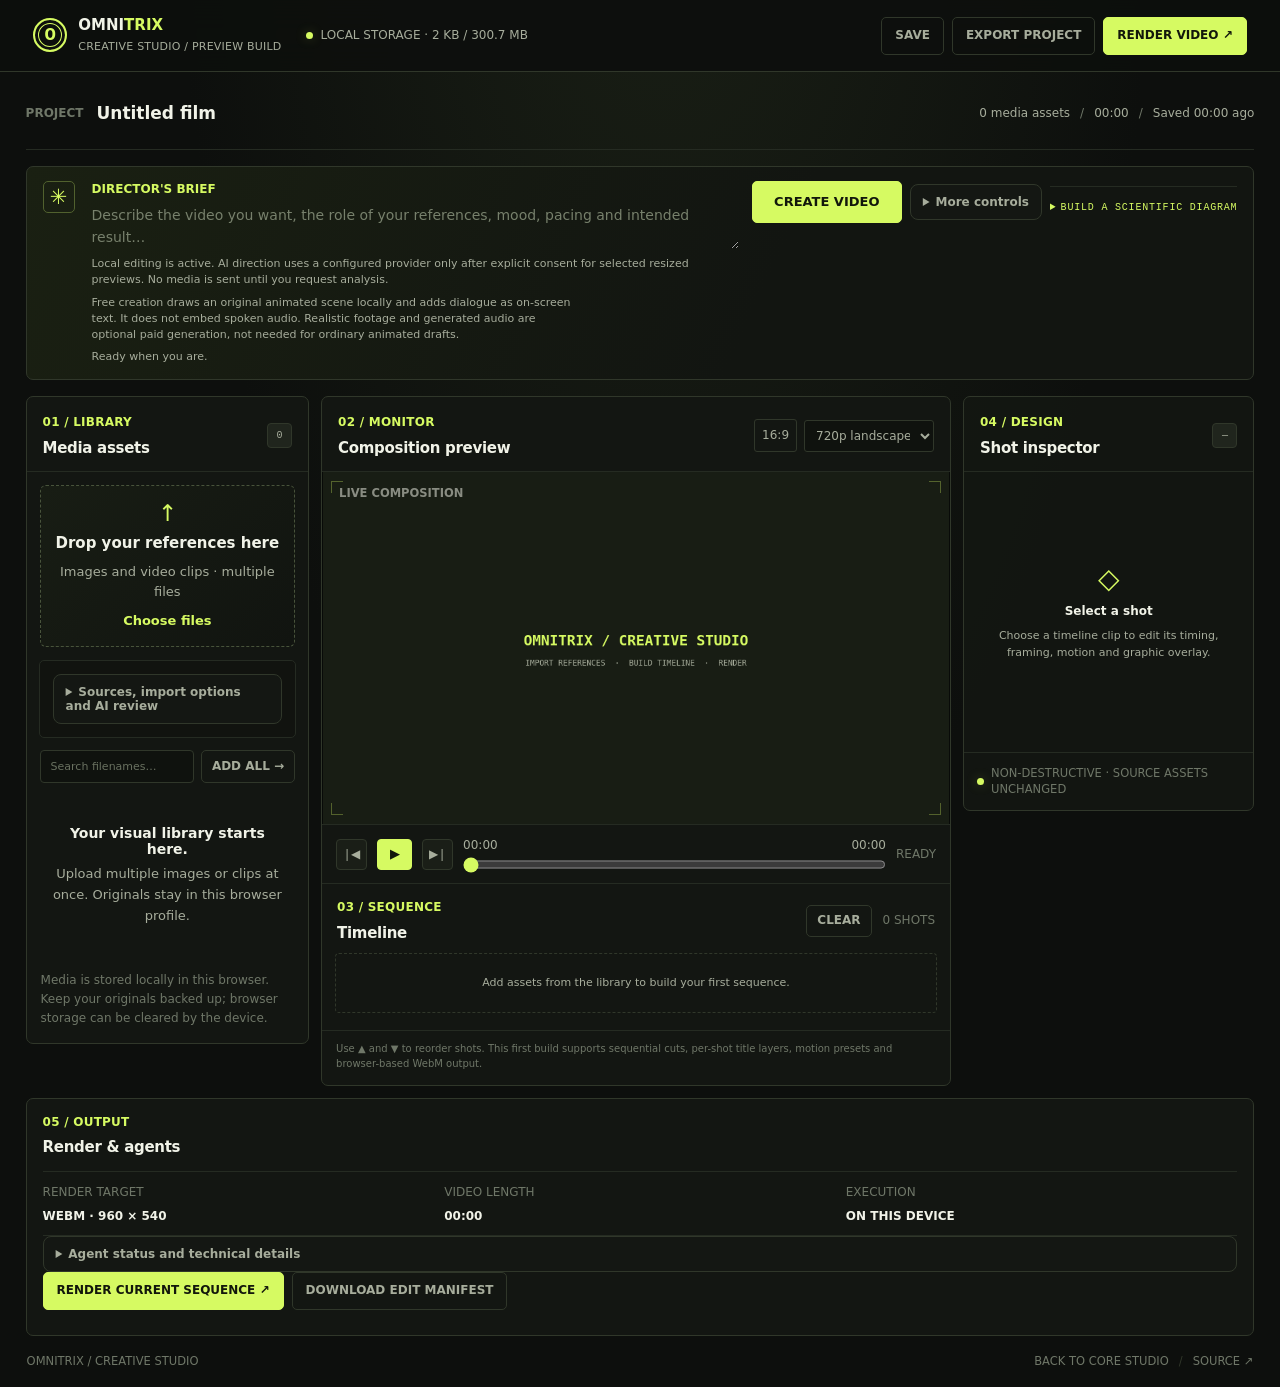
<file: webapp/creative-studio.html>
<!doctype html>
<html lang="en">
<head>
  <meta charset="utf-8">
  <meta name="viewport" content="width=device-width, initial-scale=1, viewport-fit=cover">
  <meta name="theme-color" content="#10110f">
  <meta name="description" content="Omnitrix Creative Studio: reference library, timeline, motion graphics and local video rendering.">
  <title>Creative Studio · Omnitrix</title>
  <link rel="icon" type="image/svg+xml" href="./icon.svg">
  <link rel="stylesheet" href="./creative-studio.css">
  <link rel="manifest" href="./manifest.webmanifest">
</head>
<body>
  <header class="studio-header">
    <a class="wordmark" href="./index.html" aria-label="Return to Omnitrix Studio">
      <span class="mark" aria-hidden="true">O</span>
      <span>OMNI<span class="green">TRIX</span><small>CREATIVE STUDIO / PREVIEW BUILD</small></span>
    </a>
    <div class="header-state">
      <span class="status-dot"></span>
      <span id="storage-state" aria-live="polite">LOCAL WORKSPACE</span>
    </div>
    <div class="header-actions">
      <button class="button quiet" id="save-project">SAVE</button>
      <button class="button quiet" id="export-project">EXPORT PROJECT</button>
      <button class="button primary" id="render-video">RENDER VIDEO ↗</button>
    </div>
  </header>

  <main class="studio-shell">
    <section class="project-bar">
      <div class="project-name-wrap">
        <label for="project-name">PROJECT</label>
        <input id="project-name" value="Untitled film" maxlength="100" autocomplete="off">
      </div>
      <div class="project-meta">
        <span id="asset-count">0 media assets</span>
        <span class="meta-sep">/</span>
        <span id="timeline-duration">00:00</span>
        <span class="meta-sep">/</span>
        <span id="autosave-state">Not saved yet</span>
      </div>
    </section>

    <section class="ai-brief">
      <div class="brief-mark">✳</div>
      <div class="brief-copy">
        <label for="creative-brief">DIRECTOR'S BRIEF</label>
        <textarea id="creative-brief" rows="2" maxlength="4000" placeholder="Describe the video you want, the role of your references, mood, pacing and intended result…"></textarea>
        <p id="agent-state">Creates an original animated clip locally. Web search is optional; a failed download should never stop original creation.</p>
        <p class="ai-use-note">Free creation draws an original animated scene locally and adds dialogue as on-screen text. It does not embed spoken audio. Realistic footage and generated audio are optional paid generation, not needed for ordinary animated drafts.</p>
        <p id="online-asset-status" class="online-asset-status" role="status" aria-live="polite">Ready when you are.</p>
      </div>
      <div class="brief-actions">
        <button class="button primary create-video-button" id="build-from-brief" type="button">CREATE VIDEO</button>
        <details class="advanced-brief-controls">
          <summary>More controls</summary>
          <button class="button quiet" id="save-brief" type="button">SAVE BRIEF</button>
          <button class="button quiet" id="open-ai-director" type="button">AI DIRECTION</button>
          <details class="paid-video-options">
            <summary>Optional paid generation — realistic footage + voice</summary>
            <p class="ai-use-note">Only use this if you specifically need realistic generated footage with audio. The free animated route does not require it.</p>
            <label class="auto-creative-consent paid-video-consent" for="paid-video-consent">
              <input id="paid-video-consent" type="checkbox">
              <span><strong>Approve one real AI-generated video</strong> Uses Gemini Omni Flash to generate moving footage and native audio. Google's paid API is approximately US$0.10 per generated second at 720p (about US$0.80 for an 8-second clip); actual length and charges can vary. No video-generation call starts until this is checked and you tap the button.</span>
            </label>
            <button class="button primary create-video-button" id="generate-ai-video" type="button" disabled>GENERATE REAL AI VIDEO + AUDIO</button>
          </details>
        </details>
        <details class="science-diagram-controls">
          <summary>BUILD A SCIENTIFIC DIAGRAM</summary>
          <label for="science-diagram-steps">CAUSAL STEPS</label>
          <textarea id="science-diagram-steps" rows="3" maxlength="640" placeholder="Alternating current in coil → changing magnetic field → eddy currents in pan base → resistance produces heat"></textarea>
          <p>Enter 2–8 factual steps separated by arrows or new lines. The renderer animates only the wording you provide; it does not verify the science. No paid AI call or stock asset is used.</p>
          <button class="button primary" id="build-science-diagram" type="button">RENDER + ADD TO TIMELINE</button>
        </details>
      </div>
    </section>

    <section class="panel ai-director-panel" id="ai-director-panel" hidden aria-labelledby="ai-director-heading">
      <div class="panel-heading">
        <div><span class="eyebrow">CONSENT-GATED MODEL CALL</span><h2 id="ai-director-heading">Director + graphics engineer</h2></div>
        <button class="button quiet small" id="close-ai-director" type="button">CLOSE</button>
      </div>
      <p class="ai-director-explainer">Choose 1–6 shots already on your timeline. Only their resized JPEG thumbnails and limited clip metadata will be sent after you check consent and press Analyze. Original files and unselected library items stay local. The graphics engineer can propose editable text, rectangles, circles and restrained entry motion; the validator rejects unsupported operations. A video clip is represented by one thumbnail in this lightweight stage.</p>
      <p id="ai-provider-label" class="ai-provider-label" aria-live="polite">Checking configured visual-analysis route…</p>
      <div id="ai-selection-list" class="ai-selection-list">
        <p class="ai-muted">Open AI direction to load the current timeline.</p>
      </div>
      <p id="ai-selection-count" class="ai-muted">0 of up to 6 shots selected</p>
      <label class="ai-consent-row" for="ai-consent">
        <input id="ai-consent" type="checkbox">
        <span>I approve sending the selected resized previews to the configured provider for this analysis. Provider quotas or charges may apply. Nothing will be edited automatically.</span>
      </label>
      <div class="ai-action-row">
        <button class="button primary" id="ai-analyze" type="button" disabled>ANALYZE SELECTED PREVIEWS</button>
        <button class="button quiet" id="ai-cancel-plan" type="button">CLEAR PROPOSAL</button>
      </div>
      <p id="ai-status" class="ai-status" role="status" aria-live="polite"></p>
      <section id="ai-plan-preview" class="ai-plan-preview" hidden aria-labelledby="ai-plan-heading">
        <div class="ai-plan-heading"><h3 id="ai-plan-heading">Proposed edit plan</h3><span id="ai-plan-identity"></span></div>
        <p id="ai-plan-summary" class="ai-plan-summary"></p>
        <h4>Visual observations</h4>
        <ul id="ai-plan-observations" class="ai-plan-list"></ul>
        <h4>Proposed operations</h4>
        <ol id="ai-plan-operations" class="ai-plan-list"></ol>
        <p class="ai-plan-boundary">Review before applying. This build supports sequential cuts, shot duration, fit/crop, simple motion presets, title styling and validated native graphic layers. It still does not implement true transitions, independent audio tracks, masks or generated-image creation.</p>
        <button class="button primary" id="ai-apply-plan" type="button" disabled>APPLY REVIEWED PLAN</button>
      </section>
    </section>

    <section class="studio-grid">
      <aside class="panel asset-panel">
        <div class="panel-heading">
          <div><span class="eyebrow">01 / LIBRARY</span><h2>Media assets</h2></div>
          <span class="tiny-count" id="library-count">0</span>
        </div>
        <label class="dropzone" id="dropzone" for="media-input">
          <span class="upload-glyph">↑</span>
          <strong>Drop your references here</strong>
          <span>Images and video clips · multiple files</span>
          <span class="dropzone-cta">Choose files</span>
        </label>
        <input id="media-input" type="file" accept="image/*,video/*" multiple hidden>
        <div class="upload-progress" id="upload-progress" hidden>
          <div class="progress-track"><span id="upload-progress-bar"></span></div>
          <small id="upload-progress-text">Importing assets…</small>
        </div>
        <section class="online-assets" aria-labelledby="online-assets-heading">
          <details class="advanced-source-controls">
            <summary>Sources, import options and AI review</summary>
            <div class="online-assets-heading">
              <div><span class="eyebrow">RESEARCH</span><h3 id="online-assets-heading">Source controls</h3></div>
              <span class="tiny-count">ADVANCED</span>
            </div>
            <div class="online-search-controls">
            <input id="online-asset-query" type="search" maxlength="180" placeholder="Search scenes, objects, science…" aria-label="Search online visual assets">
            <select id="online-asset-provider" aria-label="Creation/source mode">
              <option value="original" selected>Original graphics + AI image generation (default)</option>
              <option value="commons">Wikimedia Commons · open licence metadata</option>
              <option value="google">Google Images · search and import for private drafts</option>
              <option value="pexels">Pexels · needs server API key</option>
              <option value="pinterest">Pinterest · reference search (manual import)</option>
            </select>
            <select id="online-asset-kind" aria-label="Asset type">
              <option value="any">Images + clips</option><option value="image">Images</option><option value="video">Video clips</option>
            </select>
            <button class="button primary small" id="search-online-assets" type="button">SEARCH WEB</button>
          </div>
          <div class="online-asset-actions">
            <button class="button quiet small" id="pinterest-reference" type="button">PINTEREST REFERENCES ↗</button>
            <a class="button quiet small" id="google-images-reference" href="https://www.google.com/imghp" target="_blank" rel="noopener noreferrer">GOOGLE IMAGES ↗</a>
          </div>
          <div class="online-search-controls direct-image-import">
            <input id="direct-image-url" type="url" maxlength="3000" placeholder="Paste a direct image address (https://…jpg/png/webp)" aria-label="Direct image URL">
            <button class="button primary small" id="import-direct-image" type="button">IMPORT IMAGE URL</button>
          </div>
          <label class="auto-creative-consent" for="auto-creative-consent">
            <input id="auto-creative-consent" type="checkbox">
            <span><strong>Optional: create one original AI image and request AI-directed review.</strong> This approves one 1K image (estimated about US$0.04) saved to the local media library as a separate reference, plus sending selected resized previews and up to four sampled frames from the rendered draft to the configured model. It does not authorize paid video generation. Inspect the actual export before publishing.</span>
          </label>
          <p class="online-asset-note">Internet sourcing is optional and off the default creation path. Wikimedia Commons is an open-media archive, not a general-purpose search engine for every scene. Search results are not proof that a source visually matches your prompt; inspect source and rights before reuse. Pinterest is reference-only.</p>
          <div class="online-asset-results" id="online-asset-results"></div>
          </details>
        </section>
        <div class="library-controls">
          <input id="asset-search" type="search" placeholder="Search filenames…" aria-label="Search media assets">
          <button class="button quiet small" id="add-all-assets">ADD ALL →</button>
        </div>
        <div class="asset-grid" id="asset-grid">
          <div class="empty-state"><strong>Your visual library starts here.</strong><span>Upload multiple images or clips at once. Originals stay in this browser profile.</span></div>
        </div>
        <p class="panel-foot">Media is stored locally in this browser. Keep your originals backed up; browser storage can be cleared by the device.</p>
      </aside>

      <section class="panel preview-panel">
        <div class="panel-heading preview-heading">
          <div><span class="eyebrow">02 / MONITOR</span><h2>Composition preview</h2></div>
          <div class="preview-tools"><span class="resolution-tag">16:9</span><select id="preview-scale" aria-label="Export resolution"><option value="960x540">540p landscape</option><option value="1280x720" selected>720p landscape</option><option value="540x960">540p portrait</option><option value="720x1280">720p portrait</option><option value="540x540">540p square</option><option value="720x720">720p square</option></select></div>
        </div>
        <div class="canvas-wrap">
          <canvas id="preview-canvas" width="960" height="540" aria-label="Video composition preview"></canvas>
          <video id="source-video" playsinline preload="metadata" muted></video>
          <div class="canvas-corner tl"></div><div class="canvas-corner tr"></div>
          <div class="canvas-corner bl"></div><div class="canvas-corner br"></div>
          <span class="preview-overlay-label">LIVE COMPOSITION</span>
        </div>
        <div class="transport">
          <button class="transport-button" id="previous-frame" title="Previous clip" aria-label="Previous clip">|◀</button>
          <button class="play-button" id="toggle-play" aria-label="Play preview">▶</button>
          <button class="transport-button" id="next-frame" title="Next clip" aria-label="Next clip">▶|</button>
          <div class="scrub-wrap">
            <div class="scrub-labels"><span id="playhead-current">00:00</span><span id="playhead-total">00:00</span></div>
            <input id="playhead" type="range" min="0" max="1" value="0" step="0.01" aria-label="Timeline playhead">
          </div>
          <span class="render-state" id="preview-state">READY</span>
        </div>
        <div class="timeline-header">
          <div><span class="eyebrow">03 / SEQUENCE</span><h2>Timeline</h2></div>
          <div class="timeline-actions"><button class="button quiet small" id="clear-timeline">CLEAR</button><span id="timeline-count">0 SHOTS</span></div>
        </div>
        <div class="timeline-list" id="timeline-list">
          <div class="timeline-empty">Add assets from the library to build your first sequence.</div>
        </div>
        <div class="timeline-note">Use ▲ and ▼ to reorder shots. This first build supports sequential cuts, per-shot title layers, motion presets and browser-based WebM output.</div>
      </section>

      <aside class="panel inspector-panel">
        <div class="panel-heading">
          <div><span class="eyebrow">04 / DESIGN</span><h2>Shot inspector</h2></div>
          <span id="selected-shot-label" class="tiny-count">—</span>
        </div>
        <div id="inspector-empty" class="empty-inspector">
          <span class="inspector-glyph">◇</span>
          <strong>Select a shot</strong>
          <span>Choose a timeline clip to edit its timing, framing, motion and graphic overlay.</span>
        </div>
        <form id="inspector-form" class="inspector-form" hidden>
          <div class="field-group">
            <label for="shot-name">SHOT LABEL</label>
            <input id="shot-name" maxlength="120">
          </div>
          <div class="field-row">
            <div class="field-group"><label for="shot-start">SOURCE IN (s)</label><input id="shot-start" type="number" min="0" step="0.1"></div>
            <div class="field-group"><label for="shot-duration">DURATION (s)</label><input id="shot-duration" type="number" min="0.5" max="600" step="0.1"></div>
          </div>
          <div class="field-group">
            <label for="shot-fit">IMAGE FIT</label>
            <select id="shot-fit"><option value="cover">Fill frame / crop</option><option value="contain">Fit whole image</option></select>
          </div>
          <div class="field-group">
            <label for="shot-motion">MOTION PRESET</label>
            <select id="shot-motion">
              <option value="none">No camera move</option>
              <option value="slow-zoom">Slow push-in</option>
              <option value="zoom-out">Slow pull-back</option>
              <option value="pan-left">Pan left</option>
              <option value="pan-right">Pan right</option>
              <option value="pan-up">Pan up</option>
              <option value="pan-down">Pan down</option>
              <option value="drift-up-left">Diagonal drift up-left</option>
              <option value="drift-up-right">Diagonal drift up-right</option>
              <option value="drift-down-left">Diagonal drift down-left</option>
              <option value="drift-down-right">Diagonal drift down-right</option>
            </select>
          </div>
          <div class="field-group">
            <label for="shot-transition">TRANSITION IN</label>
            <select id="shot-transition">
              <option value="cut">Cut</option>
              <option value="fade">Fade from black</option>
              <option value="wipe-left">Wipe from left</option>
              <option value="wipe-right">Wipe from right</option>
              <option value="wipe-up">Wipe from bottom</option>
              <option value="wipe-down">Wipe from top</option>
              <option value="slide-left">Slide in from left</option>
              <option value="slide-right">Slide in from right</option>
              <option value="slide-up">Slide in from bottom</option>
              <option value="slide-down">Slide in from top</option>
              <option value="zoom-reveal">Zoom reveal</option>
              <option value="circle-reveal">Circular reveal</option>
              <option value="split-open">Split open</option>
            </select>
          </div>
          <div class="inspector-divider"></div>
          <div class="field-group">
            <label for="shot-title">TITLE / GRAPHIC TEXT</label>
            <textarea id="shot-title" rows="2" maxlength="240" placeholder="Optional title overlay"></textarea>
          </div>
          <div class="field-group">
            <label for="shot-subtitle">SUBTITLE</label>
            <textarea id="shot-subtitle" rows="2" maxlength="300" placeholder="Optional supporting line"></textarea>
          </div>
          <div class="field-row">
            <div class="field-group"><label for="shot-position">PLACEMENT</label><select id="shot-position"><option value="bottom">Lower third</option><option value="center">Centre</option><option value="top">Upper third</option></select></div>
            <div class="field-group"><label for="shot-colour">ACCENT</label><input id="shot-colour" type="color" value="#d6fa62"></div>
          </div>
          <div class="field-group">
            <div class="range-label"><label for="shot-font-size">TITLE SIZE</label><output id="shot-font-value">44 px</output></div>
            <input id="shot-font-size" type="range" min="22" max="88" value="44">
          </div>
          <div class="field-group">
            <label for="shot-font">TYPE STYLE</label>
            <select id="shot-font"><option value="sans">Modern sans</option><option value="serif">Editorial serif</option><option value="mono">Technical mono</option></select>
          </div>
          <div class="layer-editor">
            <div class="layer-editor-heading"><div><span class="eyebrow">VECTOR / TYPE</span><strong>Graphic layers</strong></div><span class="tiny-count" id="graphic-layer-count">0</span></div>
            <div class="layer-add-row">
              <button type="button" class="button quiet small" id="add-text-layer">+ TEXT</button>
              <button type="button" class="button quiet small" id="add-rect-layer">+ RECT</button>
              <button type="button" class="button quiet small" id="add-circle-layer">+ CIRCLE</button>
              <button type="button" class="button quiet small" id="add-line-layer">+ LINE</button>
              <button type="button" class="button quiet small" id="add-arrow-layer">+ ARROW</button>
            </div>
            <div class="graphic-layer-list" id="graphic-layer-list"><div class="layer-empty">No extra layers yet.</div></div>
            <div id="graphic-layer-controls" class="graphic-layer-controls" hidden>
              <div class="field-group"><label for="graphic-layer-name">LAYER NAME</label><input id="graphic-layer-name" maxlength="100"></div>
              <div class="field-group" id="graphic-text-wrap"><label for="graphic-layer-text">TEXT CONTENT</label><textarea id="graphic-layer-text" rows="2" maxlength="300" placeholder="Enter graphic text"></textarea></div>
              <div class="field-row">
                <div class="field-group"><label for="graphic-layer-x">X POSITION (%)</label><input id="graphic-layer-x" type="number" min="0" max="100" step="1"></div>
                <div class="field-group"><label for="graphic-layer-y">Y POSITION (%)</label><input id="graphic-layer-y" type="number" min="0" max="100" step="1"></div>
              </div>
              <div class="field-row">
                <div class="field-group"><label for="graphic-layer-width">WIDTH (%)</label><input id="graphic-layer-width" type="number" min="1" max="100" step="1"></div>
                <div class="field-group"><label for="graphic-layer-height">HEIGHT (%)</label><input id="graphic-layer-height" type="number" min="1" max="100" step="1"></div>
              </div>
              <div class="field-row">
                <div class="field-group"><label for="graphic-layer-colour">FILL</label><input id="graphic-layer-colour" type="color" value="#d6fa62"></div>
                <div class="field-group"><label for="graphic-layer-opacity">OPACITY</label><input id="graphic-layer-opacity" type="number" min="0" max="1" step="0.05"></div>
              </div>
              <div class="field-group" id="graphic-font-size-wrap"><label for="graphic-layer-font-size">TEXT SIZE (PX)</label><input id="graphic-layer-font-size" type="number" min="10" max="180" step="1"></div>
              <div class="field-group" id="graphic-font-wrap"><label for="graphic-layer-font">FONT</label><select id="graphic-layer-font"><option value="sans">Modern sans</option><option value="serif">Editorial serif</option><option value="mono">Technical mono</option></select></div>
              <div class="field-group"><label for="graphic-layer-animation">ENTRANCE ANIMATION</label><select id="graphic-layer-animation"><option value="none">None</option><option value="fade-in">Fade in</option><option value="slide-up">Slide up + fade</option><option value="slide-left">Slide from right</option><option value="scale-in">Scale in</option></select></div>
              <button type="button" class="button quiet small full-width" id="delete-graphic-layer">DELETE SELECTED LAYER</button>
            </div>
          </div>
          <button type="button" class="button quiet full-width" id="reset-shot">RESET SHOT DESIGN</button>
        </form>
        <div class="inspector-footer"><span class="status-dot"></span><span>NON-DESTRUCTIVE · SOURCE ASSETS UNCHANGED</span></div>
      </aside>

      <section class="panel export-panel">
        <div><span class="eyebrow">05 / OUTPUT</span><h2>Render &amp; agents</h2></div>
        <div class="export-summary">
          <div><span>RENDER TARGET</span><strong id="export-target">WEBM · 1280 × 720</strong></div>
          <div><span>VIDEO LENGTH</span><strong id="export-length">00:00</strong></div>
          <div><span>EXECUTION</span><strong>ON THIS DEVICE</strong></div>
        </div>
        <details class="agent-diagnostics"><summary>Agent status and technical details</summary>
        <div class="agent-status-grid">
          <div class="agent-status"><span class="agent-indicator live"></span><div><strong>Media librarian</strong><small>Local metadata and thumbnails</small></div><span class="agent-label">ACTIVE</span></div>
          <div class="agent-status"><span class="agent-indicator live"></span><div><strong>Timeline executor</strong><small>Reversible local edit operations</small></div><span class="agent-label">ACTIVE</span></div>
          <div class="agent-status"><span id="visual-analyst-indicator" class="agent-indicator pending"></span><div><strong>Visual analyst</strong><small id="visual-analyst-detail">Selected preview analysis; requires a configured provider</small></div><span id="visual-analyst-status" class="agent-label pending-text">CHECKING</span></div>
          <div class="agent-status"><span id="director-indicator" class="agent-indicator pending"></span><div><strong>Director / critic</strong><small id="director-detail">Creates a schema-checked proposal; not a post-render critic</small></div><span id="director-status" class="agent-label pending-text">NOT CONNECTED</span></div>
        </div>
        <p class="export-note">This browser renderer is the local first-export path. Dedicated audio tracks, advanced masking, generative object changes and cloud rendering are later phases. AI review needs a configured provider and explicit consent for each run; provider quota or charges may apply.</p>
        </details>
        <div class="export-actions">
          <button class="button primary" id="render-video-bottom">RENDER CURRENT SEQUENCE ↗</button>
          <button class="button quiet" id="download-manifest">DOWNLOAD EDIT MANIFEST</button>
        </div>
        <p id="render-message" class="render-message" aria-live="polite"></p>
      </section>
    </section>

    <footer class="studio-footer">
      <span>OMNITRIX / CREATIVE STUDIO</span>
      <span><a href="./index.html">BACK TO CORE STUDIO</a><span class="footer-sep">/</span><a href="https://github.com/som76377-alt/omnimatrix" target="_blank" rel="noreferrer">SOURCE ↗</a></span>
    </footer>
  </main>
  <div class="toast" id="toast" role="status" aria-live="polite"></div>
  <script src="./rigged-character.js" defer></script>
  <script src="./code-3d-character-renderer.js" defer></script>
  <script src="./creative-studio.js" defer></script>
</body>
</html>
</file>
<file: webapp/creative-studio.css>
:root {
  color-scheme: dark;
  --bg:#0d0f0d; --surface:#141713; --surface-2:#1a1e18; --surface-3:#20251d;
  --line:#30372a; --line-soft:#252b22; --text:#f1f3e8; --muted:#a7ad9c; --dim:#6f7768;
  --green:#d6fa62; --green-ink:#12170b; --amber:#f0c477; --red:#ff837a;
  --mono:ui-monospace,SFMono-Regular,Menlo,Consolas,monospace; --sans:system-ui,-apple-system,BlinkMacSystemFont,"Segoe UI",sans-serif;
  font-family:var(--sans); background:var(--bg); color:var(--text);
}
*{box-sizing:border-box}
body{margin:0;min-height:100vh;background:radial-gradient(ellipse at 52% -20%,#1b2116 0%,var(--bg) 53%);font-size:14px}
button,input,textarea,select{font:inherit}
button,a,select,input[type=range],input[type=color]{touch-action:manipulation}
button{cursor:pointer}
a{color:inherit;text-decoration:none}
button:focus-visible,a:focus-visible,input:focus-visible,textarea:focus-visible,select:focus-visible{outline:2px solid var(--green);outline-offset:2px}
.studio-header{position:sticky;top:0;z-index:10;display:flex;align-items:center;gap:24px;min-height:72px;padding:12px clamp(14px,2.6vw,36px);background:rgba(13,15,13,.94);border-bottom:1px solid var(--line);backdrop-filter:blur(16px)}
.wordmark{display:flex;align-items:center;gap:11px;min-width:210px;font-size:15px;font-weight:850;letter-spacing:.12em}
.wordmark>span:last-child{display:block;line-height:1.2}
.wordmark small{display:block;margin-top:5px;font:9px var(--mono);letter-spacing:.12em;color:var(--muted)}
.green{color:var(--green)}
.mark{width:34px;height:34px;display:grid;place-items:center;border:2px solid var(--green);border-radius:50%;color:var(--green);font:700 19px var(--mono);box-shadow:inset 0 0 0 3px var(--bg),inset 0 0 0 4px var(--green)}
.header-state{display:flex;align-items:center;gap:8px;margin-right:auto;color:var(--muted);font:10px var(--mono);letter-spacing:.08em;white-space:nowrap}
.status-dot{width:7px;height:7px;border-radius:50%;background:var(--green);box-shadow:0 0 12px #d6fa6240;display:inline-block;flex-shrink:0}
.header-actions{display:flex;gap:8px;align-items:center}
.button{min-height:38px;display:inline-flex;align-items:center;justify-content:center;padding:0 13px;border:1px solid var(--line);border-radius:5px;background:var(--surface-2);color:var(--text);font:600 10px var(--mono);letter-spacing:.06em;white-space:nowrap}
.button:hover{border-color:#647044;background:var(--surface-3)}
.button.primary{background:var(--green);color:var(--green-ink);border-color:var(--green);font-weight:800}
.button.primary:hover{background:#e4ff93}
.button.quiet{background:transparent;color:var(--muted)}
.button.small{min-height:32px;padding:0 10px;font-size:9px}
.button.full-width{width:100%;margin-top:12px}
.studio-shell{max-width:1920px;margin:auto;padding:20px clamp(12px,2vw,30px) 16px}
.project-bar{display:flex;justify-content:space-between;align-items:center;gap:20px;padding:3px 0 17px;border-bottom:1px solid var(--line-soft);margin-bottom:16px}
.project-name-wrap{display:flex;align-items:center;gap:13px;min-width:0}
.project-name-wrap label,.field-group label,.brief-copy label{font:10px var(--mono);letter-spacing:.1em;color:var(--dim)}
#project-name{max-width:360px;min-width:0;width:clamp(150px,30vw,360px);padding:8px 0;border:0;border-bottom:1px solid transparent;background:transparent;color:var(--text);font:700 17px var(--sans)}
#project-name:focus{border-bottom-color:var(--green);outline:none}
.project-meta{display:flex;align-items:center;gap:10px;font:10px var(--mono);color:var(--muted);white-space:nowrap}
.meta-sep{color:var(--dim)}
.ai-brief{display:grid;grid-template-columns:36px minmax(0,1fr) auto;align-items:start;gap:13px;padding:14px 16px;margin-bottom:16px;border:1px solid var(--line);border-radius:7px;background:linear-gradient(115deg,#1a2012,#121511 60%);min-width:0}
.brief-mark{display:grid;place-items:center;width:32px;height:32px;border:1px solid #51612e;border-radius:5px;color:var(--green);font-size:21px}
.brief-copy{min-width:0;display:grid;gap:7px}
.brief-copy label{color:var(--green)}
#creative-brief{width:100%;resize:vertical;min-height:42px;border:0;background:transparent;color:var(--text);line-height:1.55;padding:0;outline:none}
#creative-brief::placeholder{color:#77806c}
.brief-copy p{margin:0;color:var(--muted);font-size:11px;line-height:1.45}
.brief-save{align-self:center}
.studio-grid{display:grid;grid-template-columns:minmax(230px, .83fr) minmax(350px,1.85fr) minmax(230px,.86fr);gap:12px;align-items:start}
.panel{min-width:0;border:1px solid var(--line);border-radius:7px;background:rgba(20,23,19,.94);overflow:hidden}
.panel-heading{display:flex;align-items:center;justify-content:space-between;gap:12px;padding:17px 16px 14px;border-bottom:1px solid var(--line-soft)}
.eyebrow{display:block;font:9px var(--mono);letter-spacing:.13em;color:var(--green);margin-bottom:7px}
h2{font-size:15px;font-weight:650;letter-spacing:-.02em;margin:0}
.tiny-count{display:grid;place-items:center;min-width:25px;height:25px;padding:0 6px;background:var(--surface-3);border:1px solid var(--line);border-radius:4px;color:var(--muted);font:10px var(--mono)}
.dropzone{margin:13px;min-height:135px;padding:16px 10px;display:flex;flex-direction:column;align-items:center;justify-content:center;gap:8px;border:1px dashed #48533b;border-radius:6px;text-align:center;cursor:pointer;background:linear-gradient(135deg,#181d14,#111410)}
.dropzone.drag-over{border-color:var(--green);background:#27301a}
.upload-glyph{font-size:23px;color:var(--green);line-height:1}
.dropzone strong{font-size:12px;font-weight:650}
.dropzone>span:not(.upload-glyph):not(.dropzone-cta){color:var(--muted);font-size:10px;line-height:1.35}
.dropzone-cta{font:10px var(--mono);letter-spacing:.08em;color:var(--green);margin-top:2px}
.upload-progress{padding:0 14px 10px}
.progress-track{height:4px;background:#2a3025;border-radius:99px;overflow:hidden}
.progress-track span{display:block;width:0;height:100%;background:var(--green);transition:width .15s}
.upload-progress small{display:block;margin-top:6px;color:var(--muted);font:10px var(--mono)}
.library-controls{display:flex;gap:7px;padding:0 13px 12px}
.library-controls input{flex:1;min-width:0}
input[type=search],.field-group input:not([type=color]):not([type=range]),.field-group select,.field-group textarea,.library-controls input{width:100%;border:1px solid var(--line);border-radius:4px;padding:9px 10px;background:#0f120e;color:var(--text);font-size:11px;min-width:0}
input::placeholder,textarea::placeholder{color:#697160}
.asset-grid{padding:0 12px 14px;display:grid;grid-template-columns:repeat(2,minmax(0,1fr));gap:9px;max-height:720px;overflow:auto;overscroll-behavior:contain}
.asset-card{min-width:0;overflow:hidden;position:relative;border:1px solid var(--line-soft);border-radius:5px;background:#10120f;cursor:pointer}
.asset-card.selected{border-color:var(--green);box-shadow:0 0 0 1px #d6fa6230}
.asset-thumb{width:100%;aspect-ratio:4/3;background:linear-gradient(135deg,#20271a,#10130f);display:flex;align-items:center;justify-content:center;overflow:hidden}
.asset-thumb img{width:100%;height:100%;object-fit:cover;display:block}
.asset-thumb .video-badge{position:absolute;top:7px;left:7px;padding:4px 5px;border-radius:3px;background:#090b09df;color:#fff;font:9px var(--mono)}
.asset-info{padding:8px;display:grid;gap:5px}
.asset-name{font-size:10px;line-height:1.3;overflow-wrap:anywhere;display:-webkit-box;-webkit-line-clamp:2;-webkit-box-orient:vertical;overflow:hidden;min-height:26px}
.asset-meta{display:flex;justify-content:space-between;gap:4px;color:var(--dim);font:9px var(--mono)}
.asset-quick-add{display:block;width:calc(100% - 14px);margin:0 7px 7px;min-height:26px;border:1px solid #414b32;border-radius:3px;background:#1b2115;color:var(--green);font:9px var(--mono)}
.empty-state{grid-column:1/-1;display:grid;gap:7px;padding:30px 12px;color:var(--muted);text-align:center}
.empty-state strong{color:var(--text);font-size:12px}
.empty-state span{font-size:11px;line-height:1.55}
.panel-foot{padding:0 14px 15px;margin:0;color:var(--dim);font:9px var(--mono);line-height:1.65}
.preview-heading .preview-tools{display:flex;align-items:center;gap:7px}
.resolution-tag{font:9px var(--mono);color:var(--muted);border:1px solid var(--line);border-radius:3px;padding:7px}
.preview-tools select{max-width:130px;border:1px solid var(--line);background:#0f120e;color:var(--muted);font:10px var(--mono);padding:7px;border-radius:3px}
.canvas-wrap{position:relative;background:#080a08;aspect-ratio:var(--canvas-aspect,16/9);display:flex;align-items:center;justify-content:center;overflow:hidden;border-bottom:1px solid var(--line-soft)}
#preview-canvas{width:100%;height:100%;display:block;object-fit:contain;background:#080a08}
#source-video{position:absolute;width:1px;height:1px;right:0;bottom:0;opacity:.001;pointer-events:none}
.canvas-corner{position:absolute;width:12px;height:12px;border-color:#d6fa6250;border-style:solid;pointer-events:none}
.canvas-corner.tl{top:9px;left:9px;border-width:1px 0 0 1px}.canvas-corner.tr{top:9px;right:9px;border-width:1px 1px 0 0}.canvas-corner.bl{bottom:9px;left:9px;border-width:0 0 1px 1px}.canvas-corner.br{bottom:9px;right:9px;border-width:0 1px 1px 0}
.preview-overlay-label{position:absolute;top:13px;left:17px;color:#f1f3e885;font:8px var(--mono);letter-spacing:.12em;pointer-events:none}
.transport{display:flex;align-items:center;gap:10px;padding:12px 14px;border-bottom:1px solid var(--line-soft)}
.transport-button,.play-button{min-width:31px;height:31px;display:grid;place-items:center;border:1px solid var(--line);border-radius:4px;background:#1a1e17;color:var(--muted);font:12px var(--mono)}
.play-button{width:35px;background:var(--green);border-color:var(--green);color:var(--green-ink);font-weight:800}
.scrub-wrap{flex:1;min-width:50px;display:grid;gap:4px}
.scrub-labels{display:flex;justify-content:space-between;color:var(--muted);font:9px var(--mono)}
#playhead{width:100%;accent-color:var(--green);height:13px;margin:0}
.render-state{color:var(--dim);font:9px var(--mono);white-space:nowrap}
.timeline-header{padding:15px 15px 11px;display:flex;justify-content:space-between;align-items:center;gap:10px}
.timeline-actions{display:flex;align-items:center;gap:11px;color:var(--dim);font:9px var(--mono)}
.timeline-list{padding:0 13px 12px;display:flex;flex-direction:column;gap:7px;min-height:77px;max-height:360px;overflow:auto}
.timeline-empty{padding:21px 12px;border:1px dashed var(--line);border-radius:4px;color:var(--muted);font-size:11px;text-align:center;line-height:1.5}
.timeline-clip{display:grid;grid-template-columns:68px minmax(0,1fr) auto;align-items:center;gap:9px;padding:7px;border:1px solid var(--line-soft);border-radius:4px;background:#10130f;cursor:pointer;min-width:0}
.timeline-clip.selected{border-color:#849b4d;background:#171d11}
.timeline-clip-thumb{width:68px;height:46px;border-radius:3px;overflow:hidden;background:#20251d;display:grid;place-items:center;color:var(--green);font:9px var(--mono)}
.timeline-clip-thumb img{width:100%;height:100%;object-fit:cover}
.timeline-clip-details{min-width:0;display:grid;gap:5px}
.timeline-clip-name{font-size:11px;overflow:hidden;text-overflow:ellipsis;white-space:nowrap}
.timeline-clip-sub{color:var(--dim);font:9px var(--mono);overflow:hidden;text-overflow:ellipsis;white-space:nowrap}
.timeline-controls{display:flex;gap:3px}
.timeline-controls button{width:27px;height:28px;border:1px solid var(--line);border-radius:3px;background:#171a14;color:var(--muted);font:11px var(--mono)}
.timeline-controls button:disabled{opacity:.3;cursor:default}
.timeline-note{border-top:1px solid var(--line-soft);padding:10px 14px 13px;color:var(--dim);font-size:10px;line-height:1.55}
.inspector-panel{position:sticky;top:85px}
.inspector-form{padding:15px;display:grid;gap:13px}
.field-group{display:grid;gap:7px;min-width:0}
.field-row{display:grid;grid-template-columns:1fr 1fr;gap:9px}
.field-group input[type=number]{font:11px var(--mono)}
.field-group textarea{resize:vertical;line-height:1.5}
.field-group select{appearance:auto}
.field-group input[type=color]{width:100%;height:34px;padding:3px;border:1px solid var(--line);border-radius:4px;background:#0f120e}
.inspector-divider{height:1px;background:var(--line-soft);margin:0}
.range-label{display:flex;justify-content:space-between;gap:10px;align-items:center}
.range-label output{font:10px var(--mono);color:var(--green)}
#shot-font-size{width:100%;accent-color:var(--green)}
.empty-inspector{min-height:280px;display:flex;flex-direction:column;align-items:center;justify-content:center;gap:9px;padding:25px;text-align:center;color:var(--muted)}
.inspector-glyph{font-size:28px;color:var(--green)}
.empty-inspector strong{color:var(--text);font-size:12px}
.empty-inspector>span:last-child{font-size:11px;line-height:1.6}
.inspector-footer{display:flex;align-items:center;gap:7px;border-top:1px solid var(--line-soft);padding:12px 13px;color:var(--dim);font:8px var(--mono);letter-spacing:.05em}
.export-panel{grid-column:1/-1;padding:15px 16px}
.export-panel>div:first-child h2{margin-bottom:15px}
.export-summary{display:grid;grid-template-columns:repeat(3,minmax(0,1fr));gap:10px;padding:12px 0;border-top:1px solid var(--line-soft);border-bottom:1px solid var(--line-soft)}
.export-summary>div{display:grid;gap:7px;min-width:0}
.export-summary span{font:9px var(--mono);color:var(--dim);letter-spacing:.08em}
.export-summary strong{font-size:12px;font-weight:600;overflow-wrap:anywhere}
.agent-status-grid{display:grid;grid-template-columns:repeat(4,minmax(0,1fr));gap:8px;padding:13px 0}
.agent-status{display:grid;grid-template-columns:7px minmax(0,1fr) auto;align-items:start;gap:8px;padding:11px;border:1px solid var(--line-soft);border-radius:4px;background:#11140f;min-width:0}
.agent-indicator{width:7px;height:7px;margin-top:4px;border-radius:50%;background:var(--green)}
.agent-indicator.pending{background:var(--amber)}
.agent-status>div{min-width:0;display:grid;gap:5px}
.agent-status strong{font-size:11px;font-weight:600}
.agent-status small{font-size:10px;color:var(--muted);line-height:1.4}
.agent-label{color:var(--green);font:8px var(--mono);white-space:nowrap}
.pending-text{color:var(--amber)}
.export-note{margin:0 0 13px;color:var(--muted);font-size:11px;line-height:1.6;max-width:1000px}
.export-actions{display:flex;flex-wrap:wrap;gap:8px}
.render-message{font-size:11px;line-height:1.5;color:var(--muted);margin:10px 0 0;overflow-wrap:anywhere}
.render-message.error{color:var(--red)}.render-message.success{color:var(--green)}
.studio-footer{display:flex;justify-content:space-between;gap:15px;padding:17px 1px 2px;color:var(--dim);font:9px var(--mono);letter-spacing:.08em}
.studio-footer>span:last-child{display:flex;gap:10px}
.studio-footer a:hover{color:var(--green)}
.footer-sep{color:var(--line)}
.toast{position:fixed;bottom:calc(18px + env(safe-area-inset-bottom,0px));left:50%;transform:translate(-50%,15px);opacity:0;pointer-events:none;z-index:30;max-width:calc(100vw - 28px);padding:11px 15px;border:1px solid #5b6b3e;border-radius:5px;background:#1c2415;color:var(--text);font-size:12px;box-shadow:0 12px 40px #0008;transition:opacity .18s,transform .18s}
.toast.visible{transform:translate(-50%,0);opacity:1}
[hidden]{display:none!important}

@media(max-width:1450px){
  .studio-grid{grid-template-columns:minmax(220px,.72fr) minmax(330px,1.6fr) minmax(215px,.74fr)}
  .agent-status-grid{grid-template-columns:repeat(2,minmax(0,1fr))}
  .agent-status{min-height:70px}
}
@media(max-width:1050px){
  .studio-header{gap:13px;flex-wrap:wrap}
  .header-state{margin-right:0}
  .header-actions{margin-left:auto}
  .studio-grid{grid-template-columns:minmax(230px,.72fr) minmax(0,1.5fr)}
  .inspector-panel{position:static;grid-column:1/-1}
  .inspector-form{grid-template-columns:repeat(2,minmax(0,1fr))}
  .inspector-divider,.inspector-footer,.empty-inspector{grid-column:1/-1}
  .empty-inspector{min-height:150px}
  .inspector-form .full-width{grid-column:1/-1}
}
@media(max-width:680px){
  .studio-header{padding:10px 12px;gap:9px;display:grid;grid-template-columns:1fr auto}
  .wordmark{min-width:0;font-size:13px}
  .wordmark small{font-size:8px}
  .mark{width:30px;height:30px}
  .header-state{grid-column:1/-1;grid-row:2;font-size:9px}
  .header-actions{grid-column:1/-1;grid-row:3;display:grid;grid-template-columns:1fr 1fr 1.25fr;width:100%}
  .button{min-height:39px;padding:0 8px;font-size:9px}
  .studio-shell{padding:12px 9px 14px}
  .project-bar{align-items:flex-start;flex-direction:column;gap:8px;margin-bottom:10px;padding-bottom:11px}
  .project-name-wrap{width:100%;gap:10px}
  #project-name{flex:1;width:100%;font-size:16px}
  .project-meta{width:100%;font-size:9px;gap:6px;white-space:normal}
  .ai-brief{grid-template-columns:28px minmax(0,1fr);gap:9px;padding:11px;margin-bottom:10px}
  .brief-mark{width:27px;height:27px;font-size:17px}
  .brief-save{grid-column:2;justify-self:start}
  .studio-grid{grid-template-columns:minmax(0,1fr);gap:10px}
  .asset-panel{order:1}
  .preview-panel{order:2}
  .inspector-panel{order:3}
  .export-panel{order:4;grid-column:auto}
  .asset-grid{grid-template-columns:repeat(3,minmax(0,1fr));max-height:520px;padding-left:9px;padding-right:9px;gap:6px}
  .asset-info{padding:6px}
  .asset-name{font-size:9px;min-height:24px}
  .asset-meta{font-size:8px}
  .asset-quick-add{font-size:8px;width:calc(100% - 10px);margin:0 5px 5px}
  .dropzone{min-height:115px}
  .panel-heading{padding:13px}
  .preview-tools select{font-size:9px;max-width:115px}
  .transport{padding:9px 8px;gap:6px}
  .transport-button,.play-button{min-width:29px;width:29px;height:30px;font-size:10px}
  .render-state{font-size:8px}
  .timeline-header{padding:13px 10px 10px}
  .timeline-list{padding:0 8px 10px}
  .timeline-clip{grid-template-columns:53px minmax(0,1fr) auto;gap:6px;padding:6px}
  .timeline-clip-thumb{width:53px;height:39px}
  .timeline-controls button{width:25px}
  .inspector-form{grid-template-columns:minmax(0,1fr);padding:12px}
  .field-row{grid-template-columns:1fr 1fr}
  .inspector-divider,.inspector-footer,.empty-inspector,.inspector-form .full-width{grid-column:auto}
  .inspector-footer{font-size:8px}
  .export-panel{padding:13px}
  .agent-status-grid{grid-template-columns:1fr}
  .agent-status{min-height:0}
  .export-summary{gap:7px}
  .export-summary span{font-size:8px;line-height:1.3}
  .export-summary strong{font-size:10px}
  .studio-footer{font-size:8px;flex-direction:column;gap:9px}
}
@media(prefers-reduced-motion:reduce){
  *,*::before,*::after{scroll-behavior:auto!important;transition:none!important;animation:none!important}
}

.asset-card .asset-delete{position:absolute;top:6px;right:6px;width:24px;height:24px;border:1px solid #41483a;border-radius:4px;background:#090b09dd;color:#f1f3e8;font-size:16px;line-height:1;display:grid;place-items:center}
.asset-card .asset-delete:hover{background:#3a211e;border-color:#a9524a;color:#ffaaa3}

.layer-editor{display:grid;gap:9px;padding-top:12px;border-top:1px solid var(--line-soft);min-width:0}
.layer-editor-heading{display:flex;align-items:center;justify-content:space-between;gap:8px}
.layer-editor-heading strong{font-size:12px;font-weight:650}
.layer-add-row{display:grid;grid-template-columns:repeat(3,minmax(0,1fr));gap:5px}
.layer-add-row .button{padding:0 5px;font-size:9px;min-width:0}
.graphic-layer-list{display:grid;gap:5px;max-height:180px;overflow:auto}
.graphic-layer-row{display:grid;grid-template-columns:minmax(0,1fr) 27px 27px;align-items:center;gap:4px}
.graphic-layer-select,.layer-order-button{height:31px;min-width:0;border:1px solid var(--line);border-radius:3px;background:#10130f;color:var(--muted);font:10px var(--mono)}
.graphic-layer-select{text-align:left;padding:0 8px;overflow:hidden;text-overflow:ellipsis;white-space:nowrap}
.graphic-layer-row.selected .graphic-layer-select{border-color:#7b9449;background:#1e2715;color:var(--green)}
.layer-order-button{font-size:12px}
.layer-order-button:disabled{opacity:.3}
.layer-empty{padding:12px 8px;border:1px dashed var(--line);color:var(--dim);font-size:10px;line-height:1.5;text-align:center}
.graphic-layer-controls{display:grid;gap:11px;padding:12px 10px;border:1px solid var(--line-soft);border-radius:4px;background:#10130f}
.graphic-layer-controls[hidden]{display:none}


/* Readability pass: keep the Studio's technical feel without tiny, widely tracked UI labels. */
.wordmark small{font:500 10px/1.4 var(--sans);letter-spacing:.025em}
.header-state,.project-meta{font:500 11px/1.4 var(--sans);letter-spacing:0}
.project-name-wrap label,.field-group label,.brief-copy label{font:600 11px/1.4 var(--sans);letter-spacing:.02em}
.button{font:650 12px/1.25 var(--sans);letter-spacing:0}
.button.small{font-size:11px}
.eyebrow{font:650 11px/1.4 var(--sans);letter-spacing:.035em;text-transform:none}
.dropzone strong{font-size:14px;line-height:1.35}
.dropzone>span:not(.upload-glyph):not(.dropzone-cta){font-size:12px;line-height:1.5}
.dropzone-cta{font:650 12px/1.35 var(--sans);letter-spacing:0}
.upload-progress small{font:11px/1.45 var(--sans)}
.asset-name{font:550 12px/1.4 var(--sans);min-height:34px;letter-spacing:0}
.asset-meta{font:10.5px/1.4 var(--sans);letter-spacing:0;overflow-wrap:anywhere}
.asset-quick-add{font:600 11px/1.3 var(--sans);letter-spacing:0;min-height:30px}
.empty-state span{font-size:12px;line-height:1.55}
.empty-state strong{font-size:13px}
.panel-foot{font:11px/1.55 var(--sans);letter-spacing:0}
.asset-thumb .video-badge{font:600 10px/1.2 var(--sans)}
.resolution-tag,.preview-tools select,.scrub-labels,.render-state,.timeline-actions,
.timeline-clip-thumb,.timeline-clip-sub,.inspector-footer,.export-summary span,
.agent-label,.studio-footer{font-family:var(--sans);font-size:11px;line-height:1.4;letter-spacing:0}
.timeline-clip-sub{font-size:10.5px}
.inspector-footer,.studio-footer{font-size:10.5px}
.export-summary span{font-size:11px}
.agent-label{font-size:10px;font-weight:650}
.preview-overlay-label{font:600 10px/1.4 var(--sans);letter-spacing:.035em}
.layer-add-row .button{font-size:10.5px}
.graphic-layer-select{font:11px/1.3 var(--sans)}
.layer-empty{font-size:11px;line-height:1.55}
@media(max-width:680px){
  .wordmark small{font-size:9.5px}
  .header-state,.project-meta{font-size:11px}
  .button{font-size:11.5px}
  .asset-grid{grid-template-columns:repeat(2,minmax(0,1fr))}
  .asset-name{font-size:12px;min-height:34px}
  .asset-meta{font-size:10.5px}
  .asset-quick-add{font-size:11px}
  .dropzone>span:not(.upload-glyph):not(.dropzone-cta){font-size:12px}
  .render-state{font-size:10px}
  .studio-footer{font-size:10px}
}


/* Readable typography baseline across Creative Studio, including compact/mobile layouts.
   Keep code, raw identifiers and actual timeline data monospaced only where useful. */
.studio-header,.studio-header button,.studio-header a,.project-name-wrap label,
.field-group label,.brief-copy label,.button,.eyebrow,.header-state,.project-meta,
.dropzone,.dropzone-cta,.upload-progress small,.asset-name,.asset-meta,
.asset-quick-add,.empty-state,.panel-foot,.asset-thumb .video-badge,
.resolution-tag,.preview-tools select,.scrub-labels,.render-state,.timeline-actions,
.timeline-clip-sub,.inspector-footer,.export-summary span,.agent-label,.studio-footer,
.layer-editor-heading,.graphic-layer-select,.layer-order-button,.layer-empty {
  font-family:var(--sans);
  font-stretch:normal;
  letter-spacing:0;
}
.wordmark small{font:500 11px/1.4 var(--sans);letter-spacing:.02em}
.header-state,.project-meta{font:500 12px/1.45 var(--sans)}
.project-name-wrap label,.field-group label,.brief-copy label{font:600 12px/1.45 var(--sans)}
.button{font:650 12px/1.3 var(--sans);letter-spacing:0}
.button.small{font-size:12px}
.eyebrow{font:650 12px/1.45 var(--sans);letter-spacing:.02em;text-transform:none}
.dropzone strong{font-size:15px;line-height:1.4}
.dropzone>span:not(.upload-glyph):not(.dropzone-cta){font-size:13px;line-height:1.55}
.dropzone-cta{font:650 13px/1.4 var(--sans);letter-spacing:0}
.upload-progress small{font:12px/1.5 var(--sans)}
.asset-name{font:600 13px/1.45 var(--sans);min-height:36px;letter-spacing:0}
.asset-meta{font:12px/1.5 var(--sans);letter-spacing:0;overflow-wrap:anywhere}
.asset-quick-add{font:600 12px/1.35 var(--sans);letter-spacing:0;min-height:34px}
.empty-state span{font-size:13px;line-height:1.6}
.empty-state strong{font-size:14px}
.panel-foot{font:12px/1.6 var(--sans);letter-spacing:0}
.asset-thumb .video-badge{font:600 11px/1.25 var(--sans)}
.resolution-tag,.preview-tools select,.scrub-labels,.render-state,.timeline-actions,
.timeline-clip-sub,.inspector-footer,.export-summary span,.agent-label,.studio-footer {
  font-size:12px;
  line-height:1.45;
  letter-spacing:0;
}
.timeline-clip-sub,.inspector-footer,.studio-footer{font-size:11.5px}
.agent-label{font-size:11.5px;font-weight:650}
.preview-overlay-label{font:600 11.5px/1.45 var(--sans);letter-spacing:0}
.layer-add-row .button{font-size:11.5px}
.graphic-layer-select{font:12px/1.4 var(--sans)}
.layer-order-button{font:600 13px/1 var(--sans)}
.layer-empty{font-size:12px;line-height:1.6}
.layer-editor-heading strong{font-size:13px}
@media(max-width:680px){
  .wordmark small{font-size:10.5px}
  .header-state,.project-meta{font-size:11.5px}
  .button,.button.small{font-size:12px}
  .asset-name{font-size:12.5px;min-height:35px}
  .asset-meta{font-size:11.5px}
  .asset-quick-add{font-size:11.5px}
  .dropzone>span:not(.upload-glyph):not(.dropzone-cta){font-size:12.5px}
  .render-state,.studio-footer{font-size:11px}
}


/* Consent-gated visual analysis: readable, explicit, and review-first. */
.ai-director-panel[hidden],.ai-plan-preview[hidden]{display:none}
.ai-director-panel{display:grid;gap:14px;margin:0 0 16px;padding:18px}
.ai-director-explainer,.ai-plan-boundary{margin:0;color:var(--muted);font:400 14px/1.6 var(--sans);max-width:100ch}
.ai-provider-label{margin:0;padding:11px 12px;border:1px solid var(--line);background:#10130f;color:var(--text);font:500 14px/1.5 var(--sans);overflow-wrap:anywhere}
.ai-selection-list{display:grid;gap:9px;grid-template-columns:repeat(auto-fit,minmax(240px,1fr));min-width:0}
.ai-selection-row{display:grid;grid-template-columns:20px 84px minmax(0,1fr);align-items:center;gap:11px;padding:10px;border:1px solid var(--line);background:#10130f;border-radius:4px;min-width:0}
.ai-selection-row:has(input:checked){border-color:var(--green);background:#171d11}
.ai-selection-row input{width:18px;height:18px;accent-color:var(--green)}
.ai-selection-thumb{width:84px;height:58px;display:block;object-fit:contain;background:#080a07;border:1px solid var(--line-soft);border-radius:3px}
.ai-selection-text{display:grid;gap:4px;min-width:0}
.ai-selection-name{font:600 14px/1.35 var(--sans);overflow-wrap:anywhere;color:var(--text)}
.ai-selection-meta{font:400 12px/1.45 var(--sans);color:var(--muted);overflow-wrap:anywhere}
.ai-muted{margin:0;color:var(--muted);font:400 14px/1.5 var(--sans)}
.ai-consent-row{display:grid;grid-template-columns:22px minmax(0,1fr);align-items:start;gap:11px;padding:13px;border:1px solid #5d7040;background:#151b10;border-radius:4px;color:var(--text);font:400 14px/1.6 var(--sans)}
.ai-consent-row input{width:19px;height:19px;margin-top:2px;accent-color:var(--green)}
.ai-action-row{display:flex;flex-wrap:wrap;gap:10px}
.ai-action-row .button,.ai-plan-preview>.button{min-height:44px;font:600 14px/1.35 var(--sans);letter-spacing:0}
.ai-action-row .button:disabled,.ai-plan-preview>.button:disabled{opacity:.45;cursor:not-allowed}
.ai-status{margin:0;color:var(--muted);font:400 14px/1.55 var(--sans);overflow-wrap:anywhere}
.ai-status.error{color:var(--red)}
.ai-status.success{color:var(--green)}
.ai-plan-preview{display:grid;gap:12px;padding:16px;border:1px solid var(--line);background:#10130f;border-radius:4px}
.ai-plan-heading{display:flex;flex-wrap:wrap;align-items:baseline;justify-content:space-between;gap:9px}
.ai-plan-heading h3{margin:0;color:var(--text);font:600 18px/1.35 var(--sans)}
#ai-plan-identity{font:400 13px/1.45 var(--sans);color:var(--muted);overflow-wrap:anywhere}
.ai-plan-summary{margin:0;color:var(--text);font:400 15px/1.6 var(--sans)}
.ai-plan-preview h4{margin:4px 0 0;color:var(--muted);font:600 13px/1.4 var(--sans);letter-spacing:.02em}
.ai-plan-list{margin:0;padding-left:22px;display:grid;gap:8px;color:var(--text);font:400 14px/1.55 var(--sans)}
.ai-plan-list li{padding-left:3px;overflow-wrap:anywhere}
.ai-plan-boundary{padding:10px 12px;border-left:3px solid var(--green);background:#151a11}
.brief-actions{display:flex;align-items:center;justify-content:flex-end;gap:8px;flex-wrap:wrap}
.brief-actions .button{font:600 13px/1.35 var(--sans);letter-spacing:0;min-height:42px}
@media(max-width:760px){
  .ai-director-panel{padding:12px;gap:12px}
  .ai-selection-list{grid-template-columns:minmax(0,1fr)}
  .ai-selection-row{grid-template-columns:20px 76px minmax(0,1fr);gap:9px;padding:9px}
  .ai-selection-thumb{width:76px;height:54px}
  .ai-selection-name{font-size:14px}
  .ai-selection-meta{font-size:12px}
  .ai-consent-row{font-size:14px}
  .ai-plan-summary,.ai-director-explainer,.ai-plan-boundary{font-size:14px}
  .brief-actions{grid-column:2;justify-content:flex-start}
}


/* Online asset discovery: source-first, compact but readable on phones. */
.online-assets{margin:12px;padding:13px;border:1px solid var(--line-soft);border-radius:5px;background:#11130f;display:grid;gap:10px}
.online-assets-heading{display:flex;align-items:center;justify-content:space-between;gap:10px}
.online-assets-heading h3{font-size:16px;margin:5px 0 0;color:var(--text)}
.online-search-controls{display:grid;grid-template-columns:minmax(0,1fr);gap:8px}
.online-search-controls input,.online-search-controls select{min-width:0;width:100%;min-height:42px;background:#0b0d0a;color:var(--text);border:1px solid var(--line);border-radius:4px;padding:9px 10px;font:500 14px/1.35 var(--sans)}
.online-asset-actions{display:flex;flex-wrap:wrap;gap:8px}
.online-asset-note{font-size:12px;line-height:1.5;color:var(--muted);margin:0}
.online-asset-status{font-size:13px;line-height:1.45;color:var(--muted);margin:0;overflow-wrap:anywhere}
.online-asset-status.error{color:#ffc2b8}
.online-asset-status.success{color:var(--green)}
.online-reference-links{display:grid;gap:7px;margin-top:10px}
.online-reference-links a{display:block;min-width:0;padding:9px 10px;border:1px solid var(--line-soft);background:#0b0d0a;color:var(--green);font-size:12px;line-height:1.4;text-decoration:none;overflow-wrap:anywhere}
.online-reference-links a:hover,.online-reference-links a:focus-visible{border-color:var(--green);text-decoration:underline}
.online-asset-results{display:grid;grid-template-columns:repeat(2,minmax(0,1fr));gap:9px}
.online-asset-card{min-width:0;overflow:hidden;border:1px solid var(--line-soft);background:#0b0d0a;display:flex;flex-direction:column}
.online-asset-card img{width:100%;aspect-ratio:4/3;object-fit:cover;display:block;background:#171a14}
.online-asset-card-body{padding:9px;display:grid;gap:6px;min-width:0}
.online-asset-title{font-size:13px;line-height:1.35;font-weight:650;color:var(--text);overflow-wrap:anywhere}
.online-asset-meta{font-size:11px;line-height:1.4;color:var(--muted);overflow-wrap:anywhere}
.online-asset-license{font-size:11px;line-height:1.4;color:#c8d2b7;overflow-wrap:anywhere}
.online-asset-card-actions{display:flex;flex-wrap:wrap;gap:6px;margin-top:2px}
.online-asset-card-actions .button{flex:1;min-width:0;white-space:normal;min-height:38px;font-size:12px}
.asset-source-note{font-size:11px;line-height:1.35;color:var(--muted);padding:0 8px 8px;overflow-wrap:anywhere}
.asset-source-note a{color:var(--green);text-decoration:underline}
.graphic-layer-row .graphic-layer-select{font-size:13px;line-height:1.35}
@media(min-width:640px){
  .online-search-controls{grid-template-columns:minmax(0,1fr) minmax(170px,.85fr) minmax(125px,.55fr) auto}
  .online-assets{margin:12px}
  .online-asset-results{grid-template-columns:repeat(2,minmax(0,1fr))}
}
@media(max-width:380px){
  .online-asset-results{grid-template-columns:minmax(0,1fr)}
  .online-search-controls .button{width:100%}
  .online-asset-actions .button{flex:1;min-width:130px}
}


.auto-creative-consent{display:grid;grid-template-columns:18px minmax(0,1fr);align-items:start;gap:10px;padding:11px;border:1px solid var(--line-soft);background:#0b0d0a;color:var(--muted);font-size:12px;line-height:1.55}
.auto-creative-consent input{margin:3px 0 0;accent-color:var(--green);width:16px;height:16px}
.auto-creative-consent strong{display:block;color:var(--text);font-size:13px;line-height:1.4;margin-bottom:3px}
.online-asset-card-actions a{display:flex;align-items:center;justify-content:center;text-decoration:none}
.online-asset-status{white-space:pre-wrap}


/* Prompt-first workflow: keep the operator controls clear and diagnostics optional. */
.create-video-button{min-height:48px;min-width:150px;font-weight:800;letter-spacing:.04em}
.advanced-brief-controls,.advanced-source-controls,.agent-diagnostics{border:1px solid var(--line);border-radius:8px;padding:10px 12px;background:var(--surface)}
.advanced-brief-controls summary,.advanced-source-controls>summary,.agent-diagnostics>summary{cursor:pointer;color:var(--muted);font-size:12px;font-weight:650;list-style-position:inside}
.advanced-brief-controls[open],.advanced-source-controls[open],.agent-diagnostics[open]{display:block}
.advanced-brief-controls[open]>*:not(summary){margin-top:10px}
.advanced-source-controls[open] .online-assets-heading{margin-top:14px}
.agent-diagnostics[open] .agent-status-grid{margin-top:12px}
.online-asset-status{min-height:1.25em;margin:8px 0 0;color:var(--muted);font-size:12px;line-height:1.45;overflow-wrap:anywhere}
.online-asset-status.success{color:var(--green)}
.online-asset-status.error{color:var(--red)}
@media(max-width:720px){
  .studio-header{gap:10px;min-height:58px;padding:10px 12px}
  .wordmark{min-width:0;font-size:13px}
  .wordmark small{font-size:8px}
  .header-actions #save-project,.header-actions #export-project{display:none}
  .header-actions #render-video{padding-inline:10px;font-size:11px}
  .brief-actions{display:flex;align-items:stretch;gap:8px;flex-wrap:wrap}
  .create-video-button{flex:1 1 100%;width:100%}
  .advanced-brief-controls{flex:1 1 auto}
  .project-meta{flex-wrap:wrap}
}

.ai-use-note{margin:6px 0 0;color:var(--muted);font-size:11px;line-height:1.45;max-width:70ch}

.paid-video-consent{margin-top:10px;border-color:var(--line);background:#12160f}
.paid-video-consent strong{color:var(--green)}
#generate-ai-video{margin-top:8px;width:100%;white-space:normal;line-height:1.35}
#generate-ai-video:disabled{opacity:.45;cursor:not-allowed}

.science-diagram-controls{grid-column:1/-1;min-width:0;border-top:1px solid var(--line-soft);padding-top:8px;margin-top:2px}
.science-diagram-controls summary{cursor:pointer;color:var(--green);font:10px var(--mono);letter-spacing:.08em;padding:7px 0}
.science-diagram-controls label{display:block;margin:8px 0 5px;color:var(--muted);font:10px var(--mono);letter-spacing:.08em}
.science-diagram-controls textarea{display:block;width:100%;min-height:72px;resize:vertical;border:1px solid var(--line);border-radius:4px;padding:9px 10px;background:#0f120e;color:var(--text);font:11px/1.5 var(--sans)}
.science-diagram-controls p{margin:7px 0;color:var(--muted);font-size:11px;line-height:1.45}
.science-diagram-controls #build-science-diagram{width:100%;white-space:normal;line-height:1.4;margin-top:6px}
@media(max-width:720px){.science-diagram-controls{flex:1 1 100%;width:100%}}


/* Mobile usability: the document is the scroll surface, not nested cards. */
@media(max-width:760px){
  html,body{height:auto;min-height:100%;overflow-x:hidden;overflow-y:auto;touch-action:auto}
  .studio-shell,.studio-grid,.studio-grid>.panel,.asset-panel,.preview-panel,.inspector-panel,.export-panel{
    height:auto;min-height:0;max-height:none;overflow:visible;touch-action:auto;overscroll-behavior:auto
  }
  .studio-grid{grid-template-columns:minmax(0,1fr);align-items:stretch}
  .asset-grid,.timeline-list,.online-asset-results,.graphic-layer-list,.ai-selection-list{
    max-height:none;height:auto;overflow:visible;overscroll-behavior:auto;touch-action:auto
  }
  .canvas-wrap{overflow:hidden;touch-action:pan-y}
  #preview-canvas{touch-action:pan-y}
  .inspector-panel{position:static}
  .paid-video-options{width:100%;border:1px solid var(--line);border-radius:5px;padding:8px 10px}
  .paid-video-options summary{cursor:pointer;color:var(--muted);font-size:13px;line-height:1.5}
  .paid-video-options[open] .paid-video-consent{margin-top:8px}
  .brief-copy p{font-size:12px;line-height:1.5}
  .panel-heading{gap:8px;padding:13px 12px}
  .studio-footer{flex-wrap:wrap;gap:8px}
}
</file>
